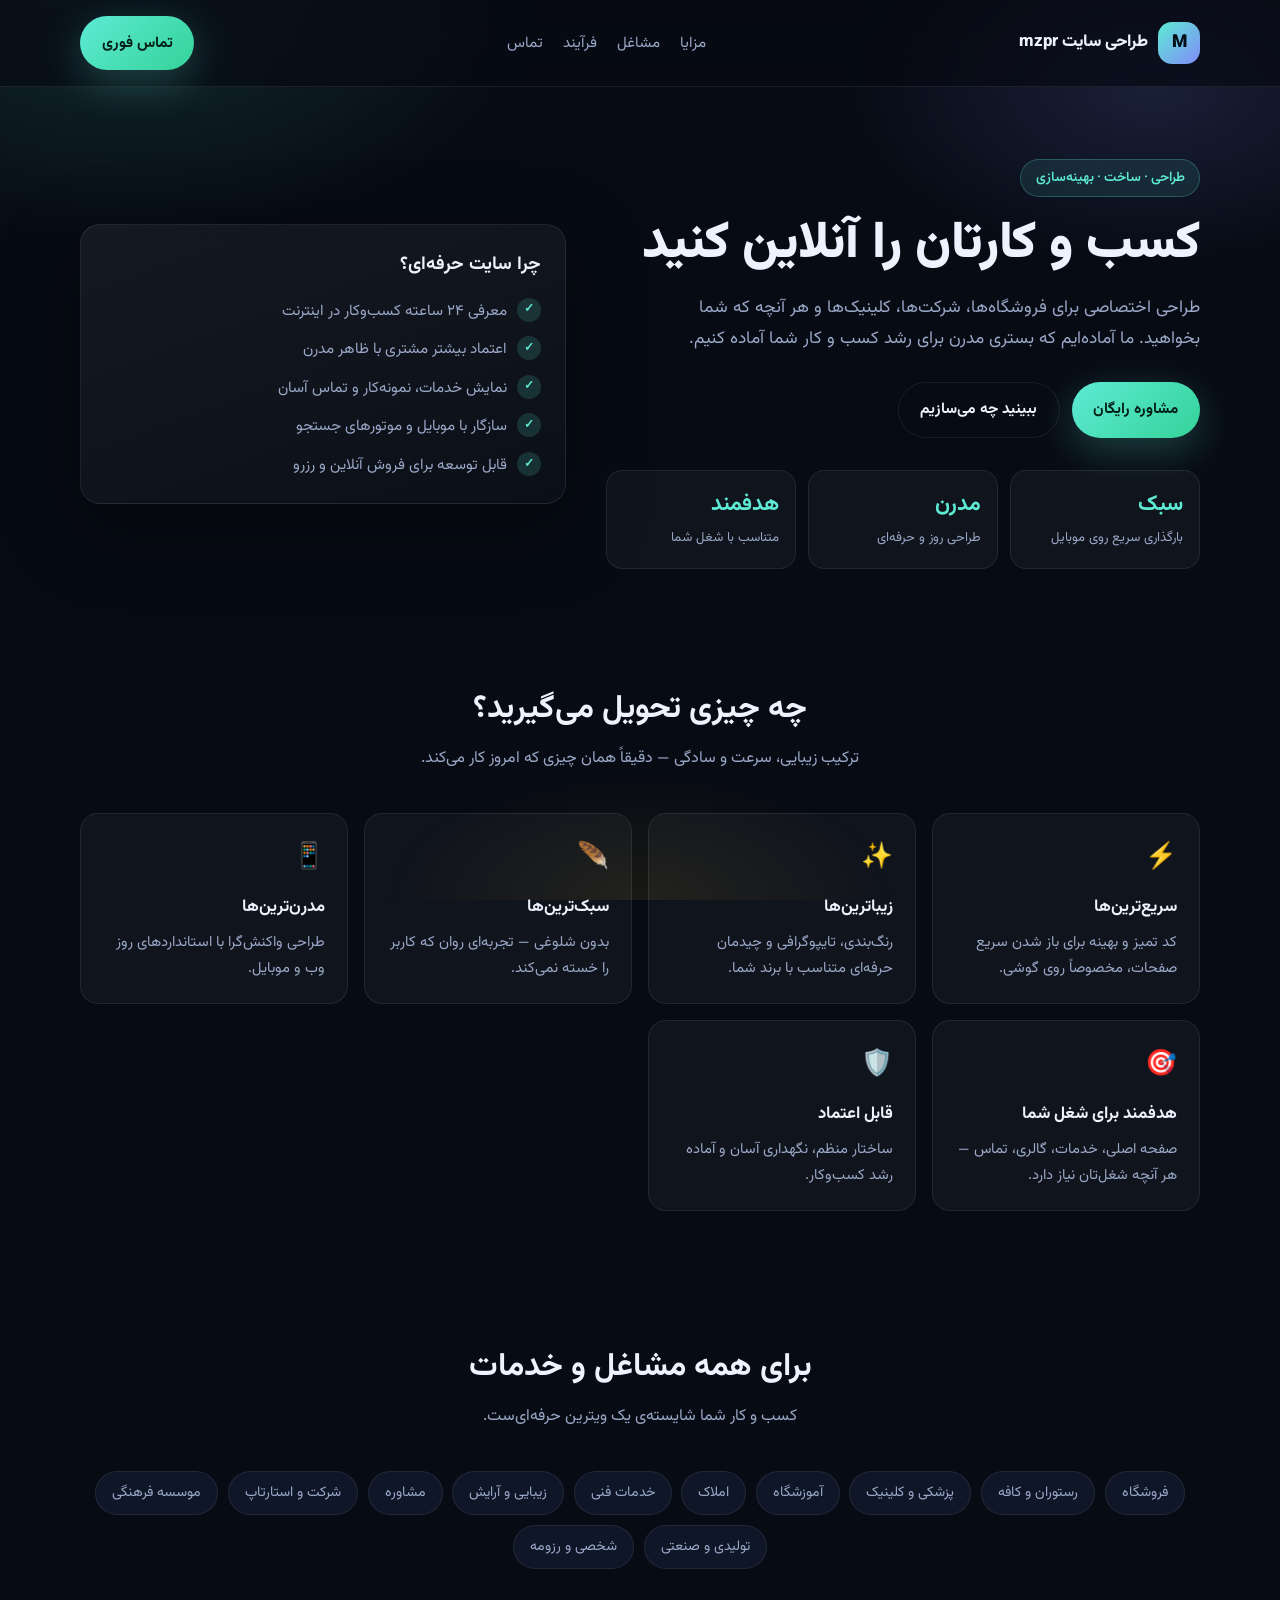
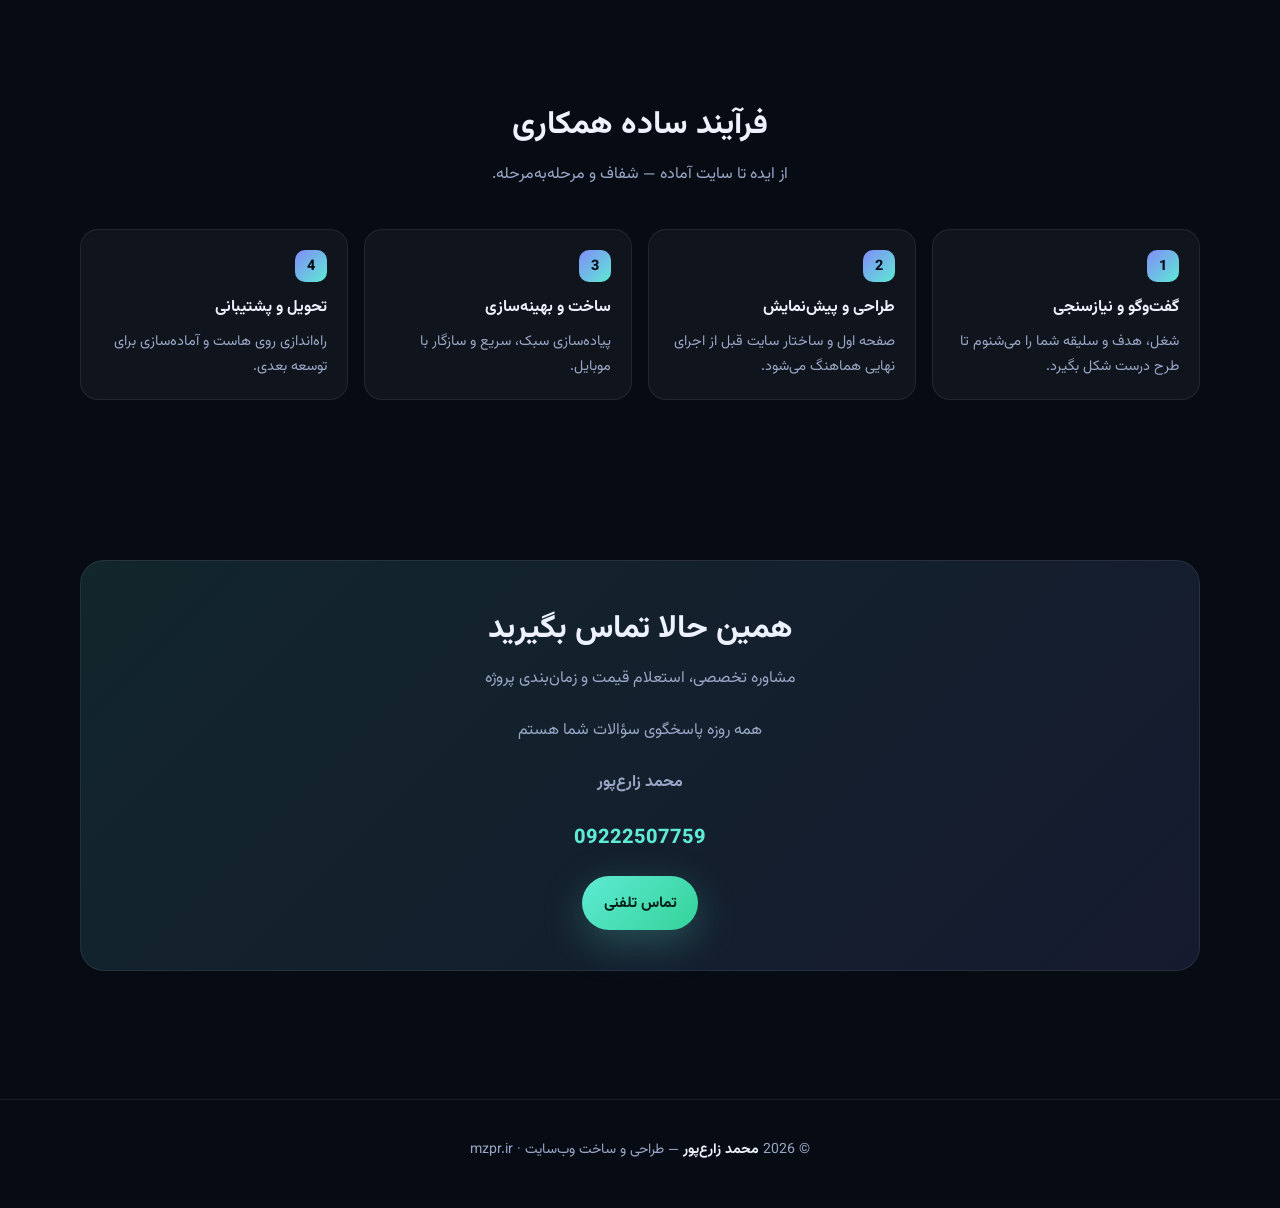
<file: mzpr/index.html>
<!DOCTYPE html>
<html lang="fa" dir="rtl">
<head>
  <meta charset="UTF-8">
  <meta name="viewport" content="width=device-width, initial-scale=1">
  <meta name="description" content="کسب‌ و کارتان را آنلاین کنید — طراحی اختصاصی برای فروشگاه‌ها، شرکت‌ها، کلینیک‌ها — محمد زارع‌پور">
  <title>طراحی سایت حرفه‌ای | محمد زارع‌پور</title>
  <link rel="preconnect" href="https://fonts.googleapis.com">
  <link rel="preconnect" href="https://fonts.gstatic.com" crossorigin>
  <link href="https://fonts.googleapis.com/css2?family=Vazirmatn:wght@400;600;700;800;900&display=swap" rel="stylesheet">
  <link rel="stylesheet" href="css/main.css">
</head>
<body>
  <div class="bg-glow" aria-hidden="true"></div>

  <header class="site-header">
    <div class="container header-inner">
      <a href="#" class="logo">
        <span class="logo-mark">M</span>
        <span>طراحی سایت mzpr</span>
      </a>
      <nav class="nav" aria-label="منوی اصلی">
        <a href="#features">مزایا</a>
        <a href="#trades">مشاغل</a>
        <a href="#process">فرآیند</a>
        <a href="#contact">تماس</a>
      </nav>
      <a class="btn btn-primary" href="tel:09222507759">تماس فوری</a>
    </div>
  </header>

  <main>
    <section class="hero">
      <div class="container hero-grid">
        <div>
          <span class="badge">طراحی · ساخت · بهینه‌سازی</span>
          <h1>کسب‌ و کارتان را آنلاین کنید</h1>
          <p class="hero-lead">
            طراحی اختصاصی برای فروشگاه‌ها، شرکت‌ها، کلینیک‌ها و هر آنچه که شما بخواهید.
            ما آماده‌ایم که بستری مدرن برای رشد کسب‌ و کار شما آماده کنیم.
          </p>
          <div class="hero-actions">
            <a class="btn btn-primary" href="tel:09222507759">مشاوره رایگان</a>
            <a class="btn btn-outline" href="#features">ببینید چه می‌سازیم</a>
          </div>
          <div class="stats">
            <div class="stat">
              <strong>سبک</strong>
              <span>بارگذاری سریع روی موبایل</span>
            </div>
            <div class="stat">
              <strong>مدرن</strong>
              <span>طراحی روز و حرفه‌ای</span>
            </div>
            <div class="stat">
              <strong>هدفمند</strong>
              <span>متناسب با شغل شما</span>
            </div>
          </div>
        </div>
        <aside class="hero-card">
          <h2>چرا سایت حرفه‌ای؟</h2>
          <ul class="check-list">
            <li>معرفی ۲۴ ساعته کسب‌وکار در اینترنت</li>
            <li>اعتماد بیشتر مشتری با ظاهر مدرن</li>
            <li>نمایش خدمات، نمونه‌کار و تماس آسان</li>
            <li>سازگار با موبایل و موتورهای جستجو</li>
            <li>قابل توسعه برای فروش آنلاین و رزرو</li>
          </ul>
        </aside>
      </div>
    </section>

    <section class="section" id="features">
      <div class="container">
        <div class="section-title">
          <h2>چه چیزی تحویل می‌گیرید؟</h2>
          <p>ترکیب زیبایی، سرعت و سادگی — دقیقاً همان چیزی که امروز کار می‌کند.</p>
        </div>
        <div class="features">
          <article class="feature">
            <div class="feature-icon" aria-hidden="true">⚡</div>
            <h3>سریع‌ترین‌ها</h3>
            <p>کد تمیز و بهینه برای باز شدن سریع صفحات، مخصوصاً روی گوشی.</p>
          </article>
          <article class="feature">
            <div class="feature-icon" aria-hidden="true">✨</div>
            <h3>زیباترین‌ها</h3>
            <p>رنگ‌بندی، تایپوگرافی و چیدمان حرفه‌ای متناسب با برند شما.</p>
          </article>
          <article class="feature">
            <div class="feature-icon" aria-hidden="true">🪶</div>
            <h3>سبک‌ترین‌ها</h3>
            <p>بدون شلوغی — تجربه‌ای روان که کاربر را خسته نمی‌کند.</p>
          </article>
          <article class="feature">
            <div class="feature-icon" aria-hidden="true">📱</div>
            <h3>مدرن‌ترین‌ها</h3>
            <p>طراحی واکنش‌گرا با استانداردهای روز وب و موبایل.</p>
          </article>
          <article class="feature">
            <div class="feature-icon" aria-hidden="true">🎯</div>
            <h3>هدفمند برای شغل شما</h3>
            <p>صفحه اصلی، خدمات، گالری، تماس — هر آنچه شغل‌تان نیاز دارد.</p>
          </article>
          <article class="feature">
            <div class="feature-icon" aria-hidden="true">🛡️</div>
            <h3>قابل اعتماد</h3>
            <p>ساختار منظم، نگهداری آسان و آماده رشد کسب‌وکار.</p>
          </article>
        </div>
      </div>
    </section>

    <section class="section" id="trades">
      <div class="container">
        <div class="section-title">
          <h2>برای همه مشاغل و خدمات</h2>
          <p>کسب و کار شما شایسته‌ی یک ویترین حرفه‌ای‌ست.</p>
        </div>
        <div class="trades">
          <span class="trade">فروشگاه</span>
          <span class="trade">رستوران و کافه</span>
          <span class="trade">پزشکی و کلینیک</span>
          <span class="trade">آموزشگاه</span>
          <span class="trade">املاک</span>
          <span class="trade">خدمات فنی</span>
          <span class="trade">زیبایی و آرایش</span>
          <span class="trade">مشاوره</span>
          <span class="trade">شرکت و استارتاپ</span>
          <span class="trade">موسسه فرهنگی</span>
          <span class="trade">تولیدی و صنعتی</span>
          <span class="trade">شخصی و رزومه</span>
        </div>
      </div>
    </section>

    <section class="section" id="process">
      <div class="container">
        <div class="section-title">
          <h2>فرآیند ساده همکاری</h2>
          <p>از ایده تا سایت آماده — شفاف و مرحله‌به‌مرحله.</p>
        </div>
        <div class="process">
          <article class="step">
            <h3>گفت‌وگو و نیازسنجی</h3>
            <p>شغل، هدف و سلیقه شما را می‌شنوم تا طرح درست شکل بگیرد.</p>
          </article>
          <article class="step">
            <h3>طراحی و پیش‌نمایش</h3>
            <p>صفحه اول و ساختار سایت قبل از اجرای نهایی هماهنگ می‌شود.</p>
          </article>
          <article class="step">
            <h3>ساخت و بهینه‌سازی</h3>
            <p>پیاده‌سازی سبک، سریع و سازگار با موبایل.</p>
          </article>
          <article class="step">
            <h3>تحویل و پشتیبانی</h3>
            <p>راه‌اندازی روی هاست و آماده‌سازی برای توسعه بعدی.</p>
          </article>
        </div>
      </div>
    </section>

    <section class="section" id="contact">
      <div class="container">
        <div class="cta">
          <h2>همین حالا تماس بگیرید</h2>
          <p>مشاوره تخصصی، استعلام قیمت و زمان‌بندی پروژه</p>
          <p>همه روزه پاسخگوی سؤالات شما هستم</p>
          <p><strong>محمد زارع‌پور</strong></p>
          <a class="phone-link" href="tel:09222507759">09222507759</a>
          <div style="margin-top: 1.25rem;">
            <a class="btn btn-primary" href="tel:09222507759">تماس تلفنی</a>
          </div>
        </div>
      </div>
    </section>
  </main>

  <footer class="site-footer">
    <div class="container">
      <p>© <span id="year"></span> <strong>محمد زارع‌پور</strong> — طراحی و ساخت وب‌سایت · <a href="https://mzpr.ir">mzpr.ir</a></p>
    </div>
  </footer>

  <script src="js/main.js" defer></script>
</body>
</html>
</file>
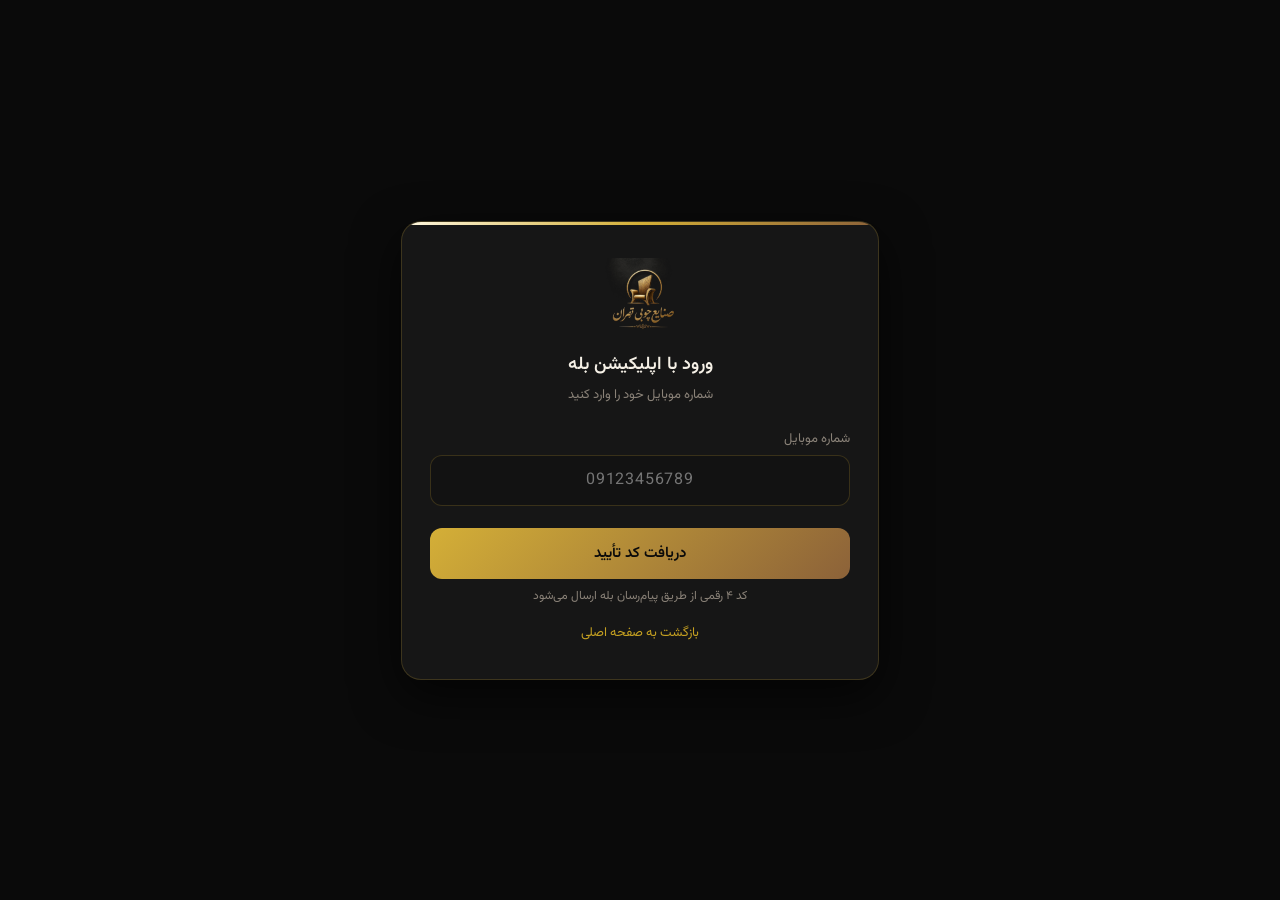
<file: login.htm>
<!DOCTYPE html>
<html lang="fa" dir="rtl">
<head>
    <meta charset="UTF-8">
    <meta name="viewport" content="width=device-width, initial-scale=1.0, maximum-scale=1.0, user-scalable=no">
    <title>ورود | صنایع چوبی تهران</title>
    <link rel="preconnect" href="https://fonts.googleapis.com">
    <link rel="preconnect" href="https://fonts.gstatic.com" crossorigin>
    <link href="https://fonts.googleapis.com/css2?family=Vazirmatn:wght@400;500;600;700&display=swap" rel="stylesheet">
    <link rel="icon" href="images/logo.png" type="image/png">
    <style>
        :root {
            --bg: #0a0a0a;
            --bg-card: #161616;
            --gold: #d4af37;
            --gold-mid: #c5a021;
            --gold-dark: #8c6239;
            --text: #f5f0e6;
            --text-muted: #8a8278;
            --border: rgba(212, 175, 55, 0.2);
            --error-bg: rgba(192, 57, 43, 0.15);
            --error-text: #e57373;
            --success-bg: rgba(46, 125, 50, 0.15);
            --success-text: #81c784;
        }
        html, body { height: 100%; margin: 0; }
        body {
            font-family: 'Vazirmatn', system-ui, sans-serif;
            background: var(--bg);
            min-height: 100vh;
            display: flex;
            align-items: center;
            justify-content: center;
            padding: 20px;
            box-sizing: border-box;
            color: var(--text);
        }
        .login-container {
            background: var(--bg-card);
            border: 1px solid var(--border);
            border-radius: 20px;
            box-shadow: 0 16px 48px rgba(0,0,0,.65);
            padding: 36px 28px;
            width: 100%;
            max-width: 420px;
            position: relative;
            overflow: hidden;
        }
        .login-container::before {
            content: '';
            position: absolute;
            top: 0; left: 0; right: 0;
            height: 3px;
            background: linear-gradient(90deg, #fff8e1, #d4af37, #8c6239);
        }
        .logo-section { text-align: center; margin-bottom: 24px; }
        .logo-section img { width: 72px; height: 72px; object-fit: contain; margin-bottom: 12px; }
        .logo-section h1 { font-size: 18px; color: var(--text); margin: 0 0 6px; font-weight: 600; }
        .logo-section p { font-size: 13px; color: var(--text-muted); margin: 0; }
        .step { display: none; }
        .step.active { display: block; }
        .form-field { margin-bottom: 14px; }
        .form-field label { display: block; font-size: 13px; color: var(--text-muted); margin-bottom: 6px; }
        input[type="text"], input[type="tel"] {
            width: 100%;
            padding: 12px 14px;
            border: 1px solid var(--border);
            border-radius: 12px;
            font-size: 16px;
            background: #121212;
            color: var(--text);
            box-sizing: border-box;
            font-family: inherit;
        }
        input[type="tel"], input[inputmode="numeric"] {
            direction: ltr;
            text-align: center;
            letter-spacing: .05em;
        }
        input:focus { outline: none; border-color: var(--gold); }
        .otp-row { display: flex; gap: 10px; justify-content: center; direction: ltr; }
        .otp-box {
            width: 52px;
            height: 52px;
            text-align: center;
            font-size: 22px;
            border: 1px solid var(--border);
            border-radius: 12px;
            background: #121212;
            color: var(--text);
        }
        .otp-box:focus { border-color: var(--gold); outline: none; }
        .btn {
            width: 100%;
            padding: 14px;
            border: none;
            border-radius: 12px;
            font-size: 15px;
            font-weight: 600;
            cursor: pointer;
            font-family: inherit;
            margin-top: 8px;
        }
        .btn-primary {
            background: linear-gradient(135deg, #d4af37, #8c6239);
            color: #0a0a0a;
        }
        .btn-primary:disabled { opacity: .55; cursor: not-allowed; }
        .btn-secondary {
            background: transparent;
            color: var(--gold);
            border: 1px solid var(--gold);
            margin-top: 4px;
        }
        .btn-secondary:disabled { opacity: .55; cursor: not-allowed; }
        .recognize-box {
            background: rgba(212, 175, 55, 0.08);
            border: 1px solid var(--border);
            border-radius: 12px;
            padding: 12px 14px;
            margin-bottom: 14px;
            font-size: 13px;
            line-height: 1.7;
            color: var(--text);
        }
        .recognize-box strong { color: var(--gold); }
        .recognize-meta { font-size: 12px; color: var(--text-muted); margin-top: 6px; }
        .btn-link {
            background: none;
            border: none;
            color: var(--gold-mid);
            font-size: 13px;
            cursor: pointer;
            padding: 8px 0;
            font-family: inherit;
            display: block;
            width: 100%;
            text-align: center;
        }
        .msg {
            padding: 10px 14px;
            border-radius: 10px;
            font-size: 13px;
            margin-bottom: 12px;
            line-height: 1.6;
        }
        .msg.error { background: var(--error-bg); color: var(--error-text); }
        .msg.success { background: var(--success-bg); color: var(--success-text); }
        .hint { font-size: 12px; color: var(--text-muted); text-align: center; margin-top: 8px; }
        .phone-display { text-align: center; font-size: 14px; color: var(--text-muted); margin-bottom: 12px; direction: ltr; }
        .back-home { display: block; text-align: center; margin-top: 18px; font-size: 13px; color: var(--gold-mid); text-decoration: none; }
        .back-home:hover { color: var(--gold); }
        .name-row { display: grid; grid-template-columns: 1fr 1fr; gap: 10px; }
        .name-row input { direction: rtl; text-align: right; letter-spacing: 0; }
    </style>
</head>
<body>
    <div class="login-container" id="app">
        <div class="logo-section">
            <img src="images/logo.png" alt="صنایع چوبی تهران">
            <h1>ورود با اپلیکیشن بله</h1>
            <p id="stepSubtitle">شماره موبایل خود را وارد کنید</p>
        </div>

        <div id="globalMsg" class="msg" style="display:none"></div>

        <div class="step active" id="stepPhone">
            <div class="form-field">
                <label for="phoneInput">شماره موبایل</label>
                <input type="tel" id="phoneInput" inputmode="numeric" maxlength="11" placeholder="09123456789" autocomplete="tel">
            </div>
            <button type="button" class="btn btn-primary" id="btnSendOtp">دریافت کد تأیید</button>
            <p class="hint">کد ۴ رقمی از طریق پیام‌رسان بله ارسال می‌شود</p>
        </div>

        <div class="step" id="stepVerify">
            <p class="phone-display" id="phoneDisplay"></p>
            <div class="otp-row" id="otpRow">
                <input class="otp-box" type="text" inputmode="numeric" maxlength="1" data-idx="0" aria-label="رقم ۱">
                <input class="otp-box" type="text" inputmode="numeric" maxlength="1" data-idx="1" aria-label="رقم ۲">
                <input class="otp-box" type="text" inputmode="numeric" maxlength="1" data-idx="2" aria-label="رقم ۳">
                <input class="otp-box" type="text" inputmode="numeric" maxlength="1" data-idx="3" aria-label="رقم ۴">
            </div>
            <button type="button" class="btn btn-primary" id="btnVerifyOtp" disabled>تأیید کد</button>
            <p class="hint" id="otpTimer"></p>
            <button type="button" class="btn-link" id="btnResend" disabled>ارسال مجدد کد</button>
            <button type="button" class="btn-link" id="btnChangePhone">تغییر شماره</button>
        </div>

        <div class="step" id="stepComplete">
            <p class="phone-display" id="phoneDisplay2"></p>
            <div id="recognizeBox" class="recognize-box" style="display:none"></div>
            <div class="name-row">
                <div class="form-field">
                    <label for="firstNameInput">نام</label>
                    <input type="text" id="firstNameInput" placeholder="نام">
                </div>
                <div class="form-field">
                    <label for="lastNameInput">نام خانوادگی</label>
                    <input type="text" id="lastNameInput" placeholder="نام خانوادگی">
                </div>
            </div>
            <button type="button" class="btn btn-primary" id="btnComplete">تکمیل و ورود</button>
            <button type="button" class="btn btn-secondary" id="btnLater" style="display:none">بعداً اطلاعاتم را ویرایش می‌کنم</button>
            <p class="hint" id="regTimer"></p>
        </div>

        <a href="index.html" class="back-home">بازگشت به صفحه اصلی</a>
    </div>

<script src="js/auth-nav.js"></script>
<script>
(function () {
    if (window.MzprAuth) {
        window.MzprAuth.redirectIfLoggedIn('index.html');
    }

    const OTP_TTL = 300;
    const REG_TTL = 600;
    const RESEND_COOLDOWN = 60;
    const MAX_ATTEMPTS = 5;

    const persian = '۰۱۲۳۴۵۶۷۸۹';
    function toEn(s) {
        return String(s).replace(/[۰-۹]/g, d => String(persian.indexOf(d)));
    }
    function toFa(s) {
        const fa = '۰۱۲۳۴۵۶۷۸۹';
        return String(s).replace(/[0-9]/g, d => fa[parseInt(d, 10)]);
    }
    function normalizePhone(raw) {
        let d = toEn(raw).replace(/\D/g, '');
        if (d.startsWith('98') && d.length >= 12) d = '0' + d.slice(2);
        if (d.length === 10 && d[0] === '9') d = '0' + d;
        return /^09\d{9}$/.test(d) ? d : null;
    }

    let phone = '';
    let registrationToken = '';
    let knownUser = false;
    let otpExpiresAt = 0;
    let resendAt = 0;
    let regExpiresAt = 0;
    let failedAttempts = 0;
    let loading = false;

    const $ = id => document.getElementById(id);
    const globalMsg = $('globalMsg');
    const otpBoxes = Array.from(document.querySelectorAll('.otp-box'));

    function showMsg(text, type) {
        if (!text) { globalMsg.style.display = 'none'; return; }
        globalMsg.textContent = text;
        globalMsg.className = 'msg ' + (type || 'error');
        globalMsg.style.display = 'block';
    }

    function setStep(name) {
        document.querySelectorAll('.step').forEach(el => el.classList.remove('active'));
        const map = { phone: 'stepPhone', verify: 'stepVerify', complete: 'stepComplete' };
        $(map[name]).classList.add('active');
        const subtitles = {
            phone: 'شماره موبایل خود را وارد کنید',
            verify: 'کد ۴ رقمی ارسال‌شده به بله را وارد کنید',
            complete: knownUser
                ? 'اطلاعات شما بارگذاری شد — در صورت نیاز ویرایش کنید'
                : 'نام خود را وارد کنید'
        };
        $('stepSubtitle').textContent = subtitles[name] || '';
        showMsg('');
    }

    const roleLabels = { admin: 'مدیر', customer: 'مشتری' };

    function fillCompleteStep(profile) {
        const p = profile || {};
        knownUser = !!p.known_user;
        $('firstNameInput').value = p.first_name || '';
        $('lastNameInput').value = p.last_name || '';
        const box = $('recognizeBox');
        if (knownUser) {
            const display = (p.display_name || '').trim() || (p.first_name || '');
            const role = roleLabels[(p.role || '').toLowerCase()] || p.role || '';
            box.innerHTML = '✅ <strong>شما در سامانه شناسایی شدید</strong><br>'
                + (display ? 'نام: <strong>' + display + '</strong><br>' : '')
                + (role ? 'نقش: <strong>' + role + '</strong>' : '');
            box.style.display = 'block';
            $('btnLater').style.display = 'block';
        } else {
            box.style.display = 'none';
            $('btnLater').style.display = 'none';
        }
    }

    function formatCountdown(until) {
        const sec = Math.max(0, Math.ceil((until - Date.now()) / 1000));
        const m = Math.floor(sec / 60);
        const s = sec % 60;
        return toFa(String(m).padStart(2, '0')) + ':' + toFa(String(s).padStart(2, '0'));
    }

    function tickTimers() {
        const now = Date.now();
        if (otpExpiresAt > now) {
            $('otpTimer').textContent = 'اعتبار کد: ' + formatCountdown(otpExpiresAt);
        } else if (otpExpiresAt > 0) {
            $('otpTimer').textContent = 'کد منقضی شده — ارسال مجدد کنید';
        }
        $('btnResend').disabled = loading || resendAt > now;
        if (regExpiresAt > 0) {
            if (regExpiresAt > now) {
                $('regTimer').textContent = 'زمان تکمیل: ' + formatCountdown(regExpiresAt);
            } else {
                $('regTimer').textContent = 'زمان تکمیل منقضی شد. از اول شروع کنید.';
            }
        }
    }
    setInterval(tickTimers, 500);

    async function apiPost(url, body) {
        const res = await fetch(url, {
            method: 'POST',
            headers: { 'Content-Type': 'application/json' },
            credentials: 'same-origin',
            body: JSON.stringify(body)
        });
        const data = await res.json().catch(() => ({}));
        if (!res.ok || data.success === false) {
            const err = new Error(data.message || 'خطای سرور');
            err.retryAfter = data.retry_after;
            throw err;
        }
        return data;
    }

    $('btnSendOtp').addEventListener('click', async () => {
        if (loading) return;
        phone = normalizePhone($('phoneInput').value);
        if (!phone) {
            showMsg('شماره موبایل باید ۱۱ رقم و با ۰۹ شروع شود.');
            return;
        }
        loading = true;
        $('btnSendOtp').disabled = true;
        try {
            const res = await apiPost('api/auth-otp-send.php', { phone });
            const ttl = (res.data && res.data.ttl_seconds) || OTP_TTL;
            const now = Date.now();
            otpExpiresAt = now + ttl * 1000;
            resendAt = now + RESEND_COOLDOWN * 1000;
            failedAttempts = 0;
            otpBoxes.forEach(b => { b.value = ''; });
            $('phoneDisplay').textContent = toFa(phone);
            $('phoneDisplay2').textContent = toFa(phone);
            setStep('verify');
            otpBoxes[0].focus();
        } catch (e) {
            showMsg(e.message);
            if (e.retryAfter) resendAt = Date.now() + e.retryAfter * 1000;
        } finally {
            loading = false;
            $('btnSendOtp').disabled = false;
        }
    });

    function getOtpJoined() {
        return otpBoxes.map(b => toEn(b.value).replace(/\D/g, '')).join('');
    }

    function updateVerifyBtn() {
        $('btnVerifyOtp').disabled = loading || getOtpJoined().length !== 4;
    }

    otpBoxes.forEach((box, idx) => {
        box.addEventListener('input', () => {
            const raw = toEn(box.value).replace(/\D/g, '');
            if (raw.length > 1) {
                const fill = raw.slice(0, 4).split('');
                otpBoxes.forEach((b, i) => { b.value = fill[i] || ''; });
                otpBoxes[Math.min(fill.length, 3)].focus();
            } else {
                box.value = raw.slice(-1);
                if (box.value && idx < 3) otpBoxes[idx + 1].focus();
            }
            updateVerifyBtn();
            if (getOtpJoined().length === 4 && !loading) $('btnVerifyOtp').click();
        });
        box.addEventListener('keydown', e => {
            if (e.key === 'Backspace' && !box.value && idx > 0) {
                e.preventDefault();
                otpBoxes[idx - 1].focus();
            }
        });
    });

    async function verifyOtp() {
        if (loading) return;
        const otp = getOtpJoined();
        if (!/^\d{4}$/.test(otp)) {
            showMsg('کد تأیید باید ۴ رقم باشد.');
            return;
        }
        if (failedAttempts >= MAX_ATTEMPTS) {
            showMsg('تعداد تلاش بیش از حد. کد جدید بگیرید.');
            return;
        }
        if (otpExpiresAt > 0 && Date.now() > otpExpiresAt) {
            showMsg('کد منقضی شده. ارسال مجدد کنید.');
            return;
        }
        loading = true;
        $('btnVerifyOtp').disabled = true;
        try {
            const res = await apiPost('api/auth-otp-verify.php', { phone, otp });
            const d = res.data || res;
            if (d.requires_registration) {
                registrationToken = d.registration_token || '';
                regExpiresAt = Date.now() + ((d.registration_ttl_seconds || REG_TTL) * 1000);
                fillCompleteStep(d.profile || {});
                setStep('complete');
                if (knownUser) {
                    $('btnComplete').focus();
                } else {
                    $('firstNameInput').focus();
                }
            } else if (d.redirect) {
                window.location.href = d.redirect;
            } else {
                window.location.href = 'index.html';
            }
        } catch (e) {
            if (e.message.includes('نادرست')) failedAttempts++;
            if (e.message.includes('تلاش')) failedAttempts = MAX_ATTEMPTS;
            if (e.message.includes('منقضی')) otpExpiresAt = Date.now();
            showMsg(e.message);
        } finally {
            loading = false;
            updateVerifyBtn();
        }
    }

    $('btnVerifyOtp').addEventListener('click', verifyOtp);

    $('btnResend').addEventListener('click', async () => {
        if (loading || Date.now() < resendAt) return;
        $('phoneInput').value = phone;
        setStep('phone');
        $('btnSendOtp').click();
    });

    $('btnChangePhone').addEventListener('click', () => {
        phone = '';
        registrationToken = '';
        knownUser = false;
        otpExpiresAt = 0;
        regExpiresAt = 0;
        failedAttempts = 0;
        otpBoxes.forEach(b => { b.value = ''; });
        setStep('phone');
        $('phoneInput').focus();
    });

    async function completeLogin(skipProfile) {
        if (loading) return;
        if (regExpiresAt > 0 && Date.now() > regExpiresAt) {
            showMsg('زمان تکمیل منقضی شد. دوباره از مرحله شماره شروع کنید.');
            return;
        }
        const firstName = $('firstNameInput').value.trim();
        const lastName = $('lastNameInput').value.trim();
        if (!skipProfile) {
            if (!firstName) {
                showMsg('نام الزامی است.');
                return;
            }
        }
        loading = true;
        $('btnComplete').disabled = true;
        $('btnLater').disabled = true;
        try {
            const body = {
                phone,
                registration_token: registrationToken,
                skip_profile: !!skipProfile
            };
            if (!skipProfile) {
                body.first_name = firstName;
                body.last_name = lastName;
            }
            const res = await apiPost('api/auth-otp-complete.php', body);
            const d = res.data || res;
            window.location.href = d.redirect || 'index.html';
        } catch (e) {
            showMsg(e.message);
        } finally {
            loading = false;
            $('btnComplete').disabled = false;
            $('btnLater').disabled = false;
        }
    }

    $('btnComplete').addEventListener('click', () => completeLogin(false));
    $('btnLater').addEventListener('click', () => completeLogin(true));

    $('phoneInput').addEventListener('keydown', e => {
        if (e.key === 'Enter') $('btnSendOtp').click();
    });
})();
</script>
</body>
</html>
</file>
<file: mzpr/css/main.css>
:root {
  --bg: #070b14;
  --bg-soft: #0f1628;
  --card: rgba(255, 255, 255, 0.04);
  --border: rgba(255, 255, 255, 0.08);
  --text: #eef2ff;
  --muted: #9aa8c7;
  --accent: #5eead4;
  --accent-2: #818cf8;
  --gold: #fbbf24;
  --shadow: 0 24px 80px rgba(0, 0, 0, 0.45);
  --radius: 20px;
  --max: 1120px;
}

*,
*::before,
*::after {
  box-sizing: border-box;
}

html {
  scroll-behavior: smooth;
}

body {
  margin: 0;
  font-family: "Vazirmatn", Tahoma, sans-serif;
  background: var(--bg);
  color: var(--text);
  line-height: 1.75;
  overflow-x: hidden;
}

img {
  max-width: 100%;
  display: block;
}

a {
  color: inherit;
  text-decoration: none;
}

.container {
  width: min(100% - 2rem, var(--max));
  margin-inline: auto;
}

.bg-glow {
  position: fixed;
  inset: 0;
  pointer-events: none;
  z-index: 0;
  background:
    radial-gradient(ellipse 60% 50% at 10% 0%, rgba(94, 234, 212, 0.14), transparent 55%),
    radial-gradient(ellipse 50% 40% at 90% 10%, rgba(129, 140, 248, 0.16), transparent 50%),
    radial-gradient(ellipse 40% 30% at 50% 100%, rgba(251, 191, 36, 0.08), transparent 50%);
}

.site-header {
  position: sticky;
  top: 0;
  z-index: 100;
  backdrop-filter: blur(16px);
  background: rgba(7, 11, 20, 0.72);
  border-bottom: 1px solid var(--border);
}

.header-inner {
  display: flex;
  align-items: center;
  justify-content: space-between;
  gap: 1rem;
  padding: 1rem 0;
}

.logo {
  display: flex;
  align-items: center;
  gap: 0.65rem;
  font-weight: 800;
  font-size: 1.05rem;
}

.logo-mark {
  width: 42px;
  height: 42px;
  border-radius: 14px;
  display: grid;
  place-items: center;
  background: linear-gradient(135deg, var(--accent), var(--accent-2));
  color: #041018;
  font-weight: 900;
  font-size: 1.1rem;
}

.nav {
  display: flex;
  gap: 1.25rem;
  flex-wrap: wrap;
}

.nav a {
  color: var(--muted);
  font-size: 0.95rem;
  transition: color 0.2s;
}

.nav a:hover {
  color: var(--text);
}

.btn {
  display: inline-flex;
  align-items: center;
  justify-content: center;
  gap: 0.5rem;
  padding: 0.85rem 1.35rem;
  border-radius: 999px;
  font-weight: 700;
  font-size: 0.95rem;
  border: none;
  cursor: pointer;
  transition: transform 0.2s, box-shadow 0.2s, background 0.2s;
}

.btn:hover {
  transform: translateY(-2px);
}

.btn-primary {
  background: linear-gradient(135deg, var(--accent), #34d399);
  color: #042016;
  box-shadow: 0 12px 40px rgba(94, 234, 212, 0.25);
}

.btn-outline {
  background: transparent;
  border: 1px solid var(--border);
  color: var(--text);
}

.hero {
  position: relative;
  z-index: 1;
  padding: 4.5rem 0 3rem;
}

.hero-grid {
  display: grid;
  grid-template-columns: 1.1fr 0.9fr;
  gap: 2.5rem;
  align-items: center;
}

.badge {
  display: inline-flex;
  align-items: center;
  gap: 0.45rem;
  padding: 0.4rem 0.9rem;
  border-radius: 999px;
  background: rgba(94, 234, 212, 0.1);
  border: 1px solid rgba(94, 234, 212, 0.25);
  color: var(--accent);
  font-size: 0.85rem;
  font-weight: 600;
  margin-bottom: 1rem;
}

.hero h1 {
  margin: 0 0 1rem;
  font-size: clamp(2rem, 5vw, 3.2rem);
  line-height: 1.25;
  font-weight: 900;
}

.hero h1 span {
  background: linear-gradient(90deg, var(--accent), var(--accent-2), var(--gold));
  -webkit-background-clip: text;
  background-clip: text;
  color: transparent;
}

.hero-lead {
  margin: 0 0 1.75rem;
  color: var(--muted);
  font-size: 1.08rem;
  max-width: 34rem;
}

.hero-actions {
  display: flex;
  flex-wrap: wrap;
  gap: 0.75rem;
  margin-bottom: 2rem;
}

.stats {
  display: grid;
  grid-template-columns: repeat(3, 1fr);
  gap: 0.75rem;
}

.stat {
  padding: 1rem;
  border-radius: 16px;
  background: var(--card);
  border: 1px solid var(--border);
}

.stat strong {
  display: block;
  font-size: 1.35rem;
  color: var(--accent);
}

.stat span {
  font-size: 0.82rem;
  color: var(--muted);
}

.hero-card {
  padding: 1.5rem;
  border-radius: var(--radius);
  background: linear-gradient(160deg, rgba(255, 255, 255, 0.06), rgba(255, 255, 255, 0.02));
  border: 1px solid var(--border);
  box-shadow: var(--shadow);
}

.hero-card h2 {
  margin: 0 0 1rem;
  font-size: 1.15rem;
}

.check-list {
  list-style: none;
  margin: 0;
  padding: 0;
  display: grid;
  gap: 0.75rem;
}

.check-list li {
  display: flex;
  align-items: flex-start;
  gap: 0.65rem;
  color: var(--muted);
  font-size: 0.95rem;
}

.check-list li::before {
  content: "✓";
  flex-shrink: 0;
  width: 1.5rem;
  height: 1.5rem;
  border-radius: 50%;
  display: grid;
  place-items: center;
  background: rgba(94, 234, 212, 0.15);
  color: var(--accent);
  font-size: 0.75rem;
  font-weight: 800;
}

.section {
  position: relative;
  z-index: 1;
  padding: 4rem 0;
}

.section-title {
  text-align: center;
  margin-bottom: 2.5rem;
}

.section-title h2 {
  margin: 0 0 0.5rem;
  font-size: clamp(1.5rem, 3vw, 2rem);
}

.section-title p {
  margin: 0;
  color: var(--muted);
  max-width: 36rem;
  margin-inline: auto;
}

.features {
  display: grid;
  grid-template-columns: repeat(auto-fit, minmax(240px, 1fr));
  gap: 1rem;
}

.feature {
  padding: 1.35rem;
  border-radius: 18px;
  background: var(--card);
  border: 1px solid var(--border);
  transition: border-color 0.2s, transform 0.2s;
}

.feature:hover {
  border-color: rgba(94, 234, 212, 0.35);
  transform: translateY(-4px);
}

.feature-icon {
  font-size: 1.6rem;
  margin-bottom: 0.75rem;
}

.feature h3 {
  margin: 0 0 0.5rem;
  font-size: 1.05rem;
}

.feature p {
  margin: 0;
  color: var(--muted);
  font-size: 0.92rem;
}

.trades {
  display: flex;
  flex-wrap: wrap;
  gap: 0.6rem;
  justify-content: center;
}

.trade {
  padding: 0.55rem 1rem;
  border-radius: 999px;
  background: var(--bg-soft);
  border: 1px solid var(--border);
  color: var(--muted);
  font-size: 0.88rem;
}

.process {
  display: grid;
  grid-template-columns: repeat(auto-fit, minmax(200px, 1fr));
  gap: 1rem;
  counter-reset: step;
}

.step {
  padding: 1.25rem;
  border-radius: 18px;
  background: var(--card);
  border: 1px solid var(--border);
  position: relative;
}

.step::before {
  counter-increment: step;
  content: counter(step);
  display: inline-grid;
  place-items: center;
  width: 2rem;
  height: 2rem;
  border-radius: 10px;
  margin-bottom: 0.75rem;
  background: linear-gradient(135deg, var(--accent-2), var(--accent));
  color: #041018;
  font-weight: 800;
  font-size: 0.9rem;
}

.step h3 {
  margin: 0 0 0.4rem;
  font-size: 1rem;
}

.step p {
  margin: 0;
  color: var(--muted);
  font-size: 0.9rem;
}

.cta {
  margin: 2rem 0 4rem;
  padding: 2.5rem 1.5rem;
  border-radius: 24px;
  text-align: center;
  background: linear-gradient(135deg, rgba(94, 234, 212, 0.12), rgba(129, 140, 248, 0.12));
  border: 1px solid var(--border);
}

.cta h2 {
  margin: 0 0 0.5rem;
  font-size: clamp(1.4rem, 3vw, 2rem);
}

.cta p {
  margin: 0 0 1.5rem;
  color: var(--muted);
}

.phone-link {
  display: inline-flex;
  align-items: center;
  gap: 0.5rem;
  font-size: 1.25rem;
  font-weight: 800;
  color: var(--accent);
  direction: ltr;
  unicode-bidi: embed;
}

.phone-link:hover {
  color: var(--gold);
}

.site-footer {
  position: relative;
  z-index: 1;
  border-top: 1px solid var(--border);
  padding: 1.5rem 0 2rem;
  text-align: center;
  color: var(--muted);
  font-size: 0.88rem;
}

.site-footer strong {
  color: var(--text);
}

@media (max-width: 860px) {
  .hero-grid {
    grid-template-columns: 1fr;
  }

  .nav {
    display: none;
  }

  .stats {
    grid-template-columns: 1fr;
  }
}
</file>
